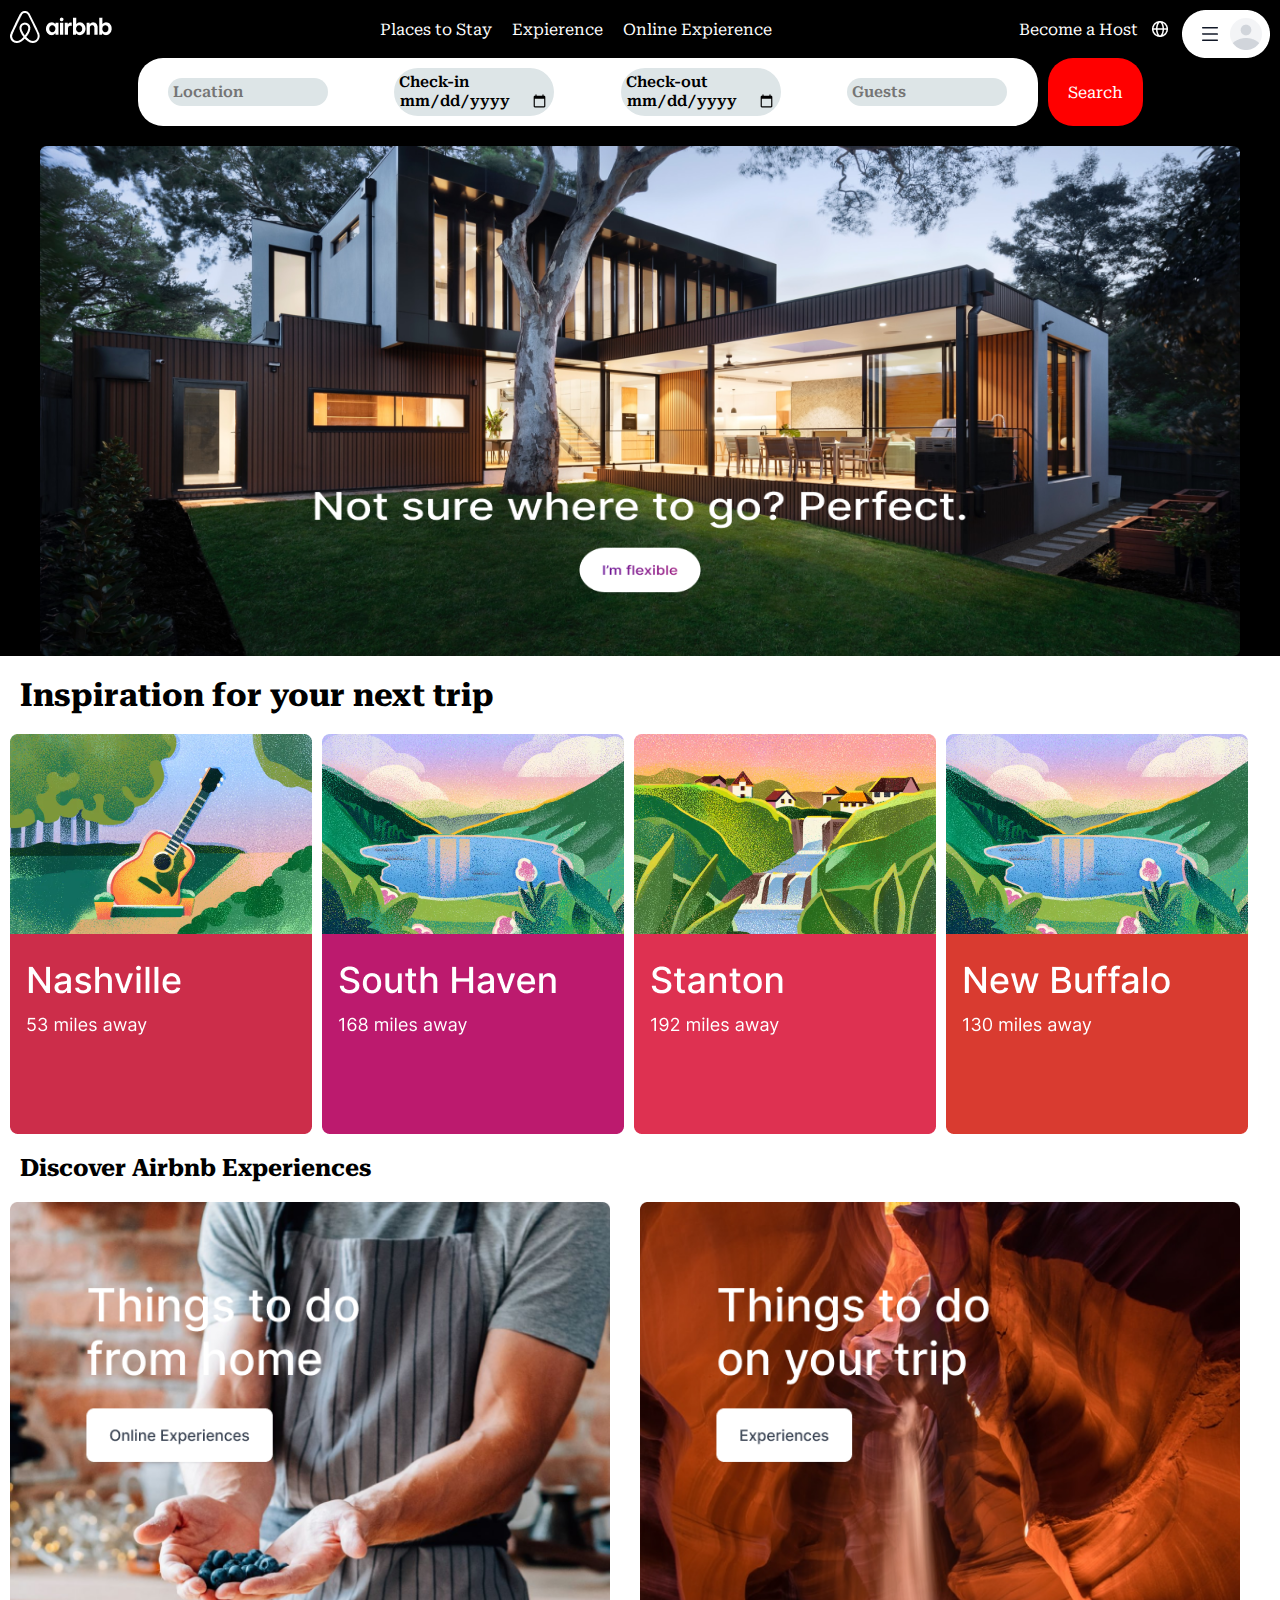
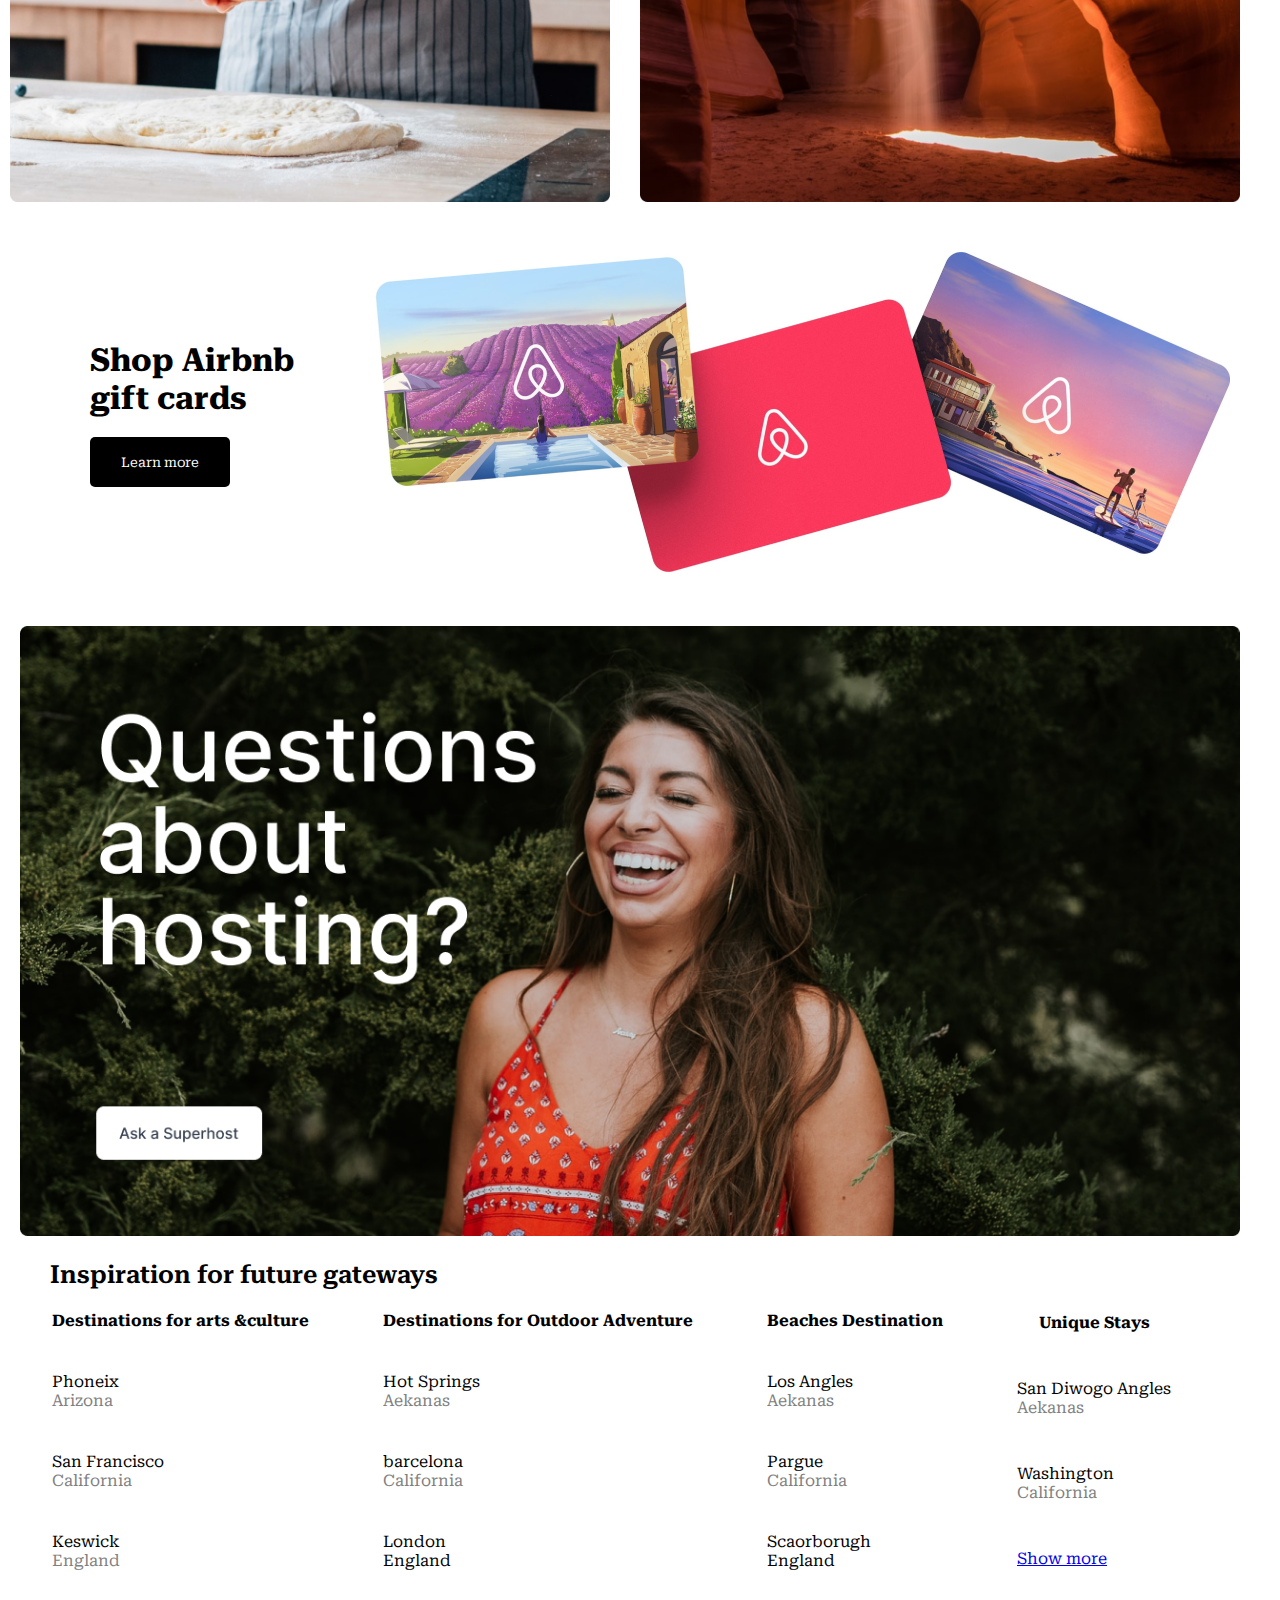
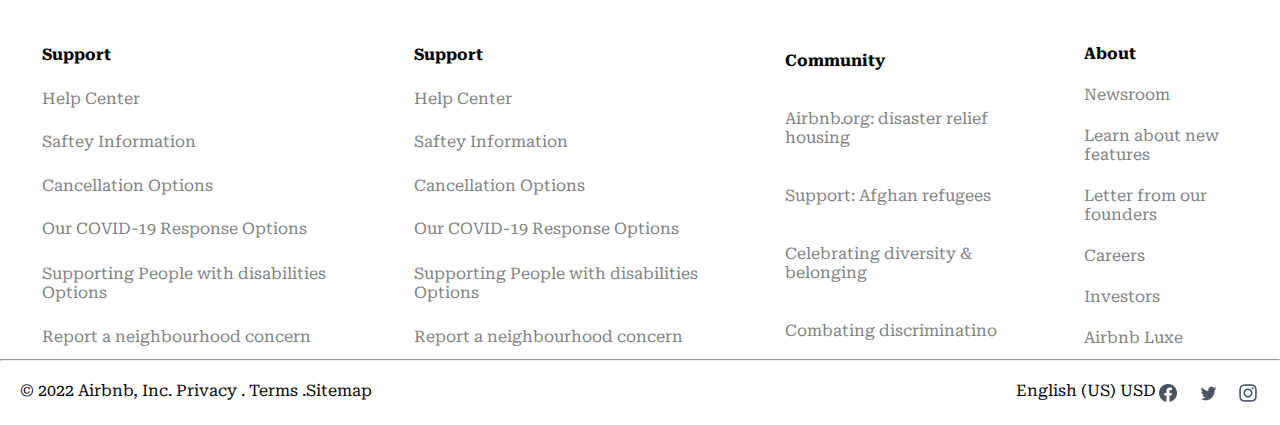
<file: index.html>
<!DOCTYPE html>
<html lang="en">
<head>
    <meta charset="UTF-8">
    <meta name="viewport" content="width=device-width, initial-scale=1.0">
    <title>Airbnb</title>
    <link rel="stylesheet" href="style.css">
</head>
<body>


    <header>
        <!-- Navbar will go here -->
        <div class="top-nav">
            <div class="top-left-nav">
                <img style="margin-left:10px" src="images/Vector.png" alt="logo">
            </div>
            <div class="list">
                <ul>
                    <li><a href="#" style="color:white;text-decoration: none;">Places to Stay</a></li>
                    <li><a href="#" style="color:white;text-decoration: none;"></a>Expierence</li>
                    <li><a href="#" style="color:white;text-decoration: none;"></a>Online Expierence</li>
                </ul>
            </div>

            <div class="top-right-nav">
                <a href="#">Become a Host</a>
                <img src="images/globe.png" alt="globe">
                <img style="margin-top:10px" src="images/Profile Dropdown.png" alt="dropdown">
            </div>
        </div>
        
    </header>
    <main>
        <!-- Search bar, listings, and map will go here -->
        <div id="search-bar">
            <span class="searchbox">
                <input class="btn btn1" id="location-input" placeholder="Location">
                <input type="date" class="btn btn2" id="checkin-input"  data-placeholder="Check-in" required aria-required="true" >
                <input type="date" class="btn btn3" id="checkout-input" data-placeholder="Check-out" required aria-required="true" >
                <input class="btn btn4" id="guest-input" placeholder="Guests">
            </span>
            <button id="search-button">Search</button>
        </div>
        
    <div class="bckimg">
        <img src="images/card.png"width=1200px height="510px">
    </div>

    <div class="seconddiv">
       
        <h1 style="margin:20px">Inspiration for your next trip</h1>
        <div class="images">
            <img src="images/City Card.png">
            <img src="images/City Card (1).png">
            <img src="images/City Card (2).png">
            <img src="images/City Card (3).png">
        </div>
    </div>

    <div class="thirdDiv">
        <h2  style="margin:20px">Discover Airbnb Experiences</h2>
        <div class="images">
        <img  width="600px"height="600px" src="images/unsplash_JYTWsPsIDcY.png">
        <img width="600px"height="600px" src="images/unsplash_qvO4yjZo-Mc.png">
        </div>
        
    </div>
    <div class="fourthDiv">
        <div class="fone">
            <h1>Shop Airbnb <br> gift cards</h1>
            <button class="btnler"> Learn more</button>
        </div>
        <div class="ftwo">
            <img src="images/Gift Cards.png">
        </div>
    </div>
    <div class="fifth">
        <img width="1220px" styles="margin-left:20px;"src="images/unsplash_SV3e7hGlVnc.png">
        <!-- there is no sepearate image given in figma, button and text is included otherwise i would have done it suing postion absolute and relative -->
    </div>
    
    </main>
    <footer>
        <!-- Footer will go here -->
        <div class="mainFooter">
            <p>Inspiration for future gateways</p>
       
        <div class="firstFooter">
            
            <table class="table1">
                <th>Destinations for arts &culture</th>

                <tr>
                    <td>Phoneix<br><span class="afterbr"> Arizona</span></td>
                </tr>
                <tr>
                    <td>San Francisco<br><span class="afterbr"> California</span></td>
                </tr>
                <tr>
                    <td>Keswick<br><span class="afterbr"> England</span></td>
                </tr>
            </table>
            <table>
                <th>Destinations for Outdoor Adventure</th>

                <tr>
                    <td>Hot Springs<br><span class="afterbr"> Aekanas</span></td>
                </tr>
                <tr>
                    <td>barcelona<br><span class="afterbr"> California</span></td>
                </tr>
                <tr>
                    <td> London<br><span class="afterbr"></span>England</span></td>
                </tr>
            </table>
            <table>
                <th>Beaches Destination</th>

                <tr>
                    <td>Los Angles<br><span class="afterbr"> Aekanas</span></td>
                </tr>
                <tr>
                    <td>Pargue<br><span class="afterbr"> California</span></td>
                </tr>
                <tr>
                    <td> Scaorborugh<br><span class="afterbr"></span>England</span></td>
                </tr>
            </table>
            <table>
                <th>Unique Stays</th>

                <tr>
                    <td>San Diwogo Angles<br><span class="afterbr"> Aekanas</span></td>
                </tr>
                <tr>
                    <td>Washington<br><span class="afterbr"> California</span></td>
                </tr>
                <tr>
                    <td><a href=#>Show more</a></td>
                </tr>
            </table>
        </div>


        <div class="secondFoote">
            <table class="mytable">
                <th>Support</th>

                <tbody>
                <tr><td>Help Center</td></tr>
                <tr><td>Saftey Information</td></tr>
                <tr><td>Cancellation Options</td></tr>
                <tr><td>Our COVID-19 Response Options</td></tr>
                <tr><td>Supporting People with disabilities Options</td></tr>
                <tr><td>Report a neighbourhood concern</td></tr>
            </tbody>
            </table>
            <table class="mytable">
                <th>Support</th>

                
                <tr><td>Help Center</td></tr>
                <tr><td>Saftey Information</td></tr>
                <tr><td>Cancellation Options</td></tr>
                <tr><td>Our COVID-19 Response Options</td></tr>
                <tr><td>Supporting People with disabilities Options</td></tr>
                <tr><td>Report a neighbourhood concern</td></tr>
          
            </table>
            <table class="mytable">
                
                <th>Community</th>
                <tr><td>Airbnb.org: disaster relief housing</td></tr>
                <tr><td>Support: Afghan refugees</td></tr>
                <tr><td>Celebrating diversity & belonging</td></tr>
                <tr><td>Combating discriminatino</td></tr>
            </table>

            <table class="mytable">
                
                <th>About</th>
                <tr><td>Newsroom</td></tr>
                <tr><td>Learn about new features</td></tr>
                <tr><td>Letter from our founders</td></tr>
                <tr><td>Careers</td></tr>
                <tr><td>Investors</td></tr>
                <tr><td>Airbnb Luxe</td></tr>
            </table>
        

                
            
           
        </div>

        <hr>

        <div class="lastFooter"> 
            
            <div>
                <p>© 2022 Airbnb, Inc. Privacy . Terms .Sitemap</p>
            </div>
            <div class="rightL">
                <p>English (US) USD</p>
                <img src="images/Social Media.png">
            </div>
        </div>
        
    </div>
    </footer>


    <script src="script.js"></script>
    
</body>
</html>
</file>
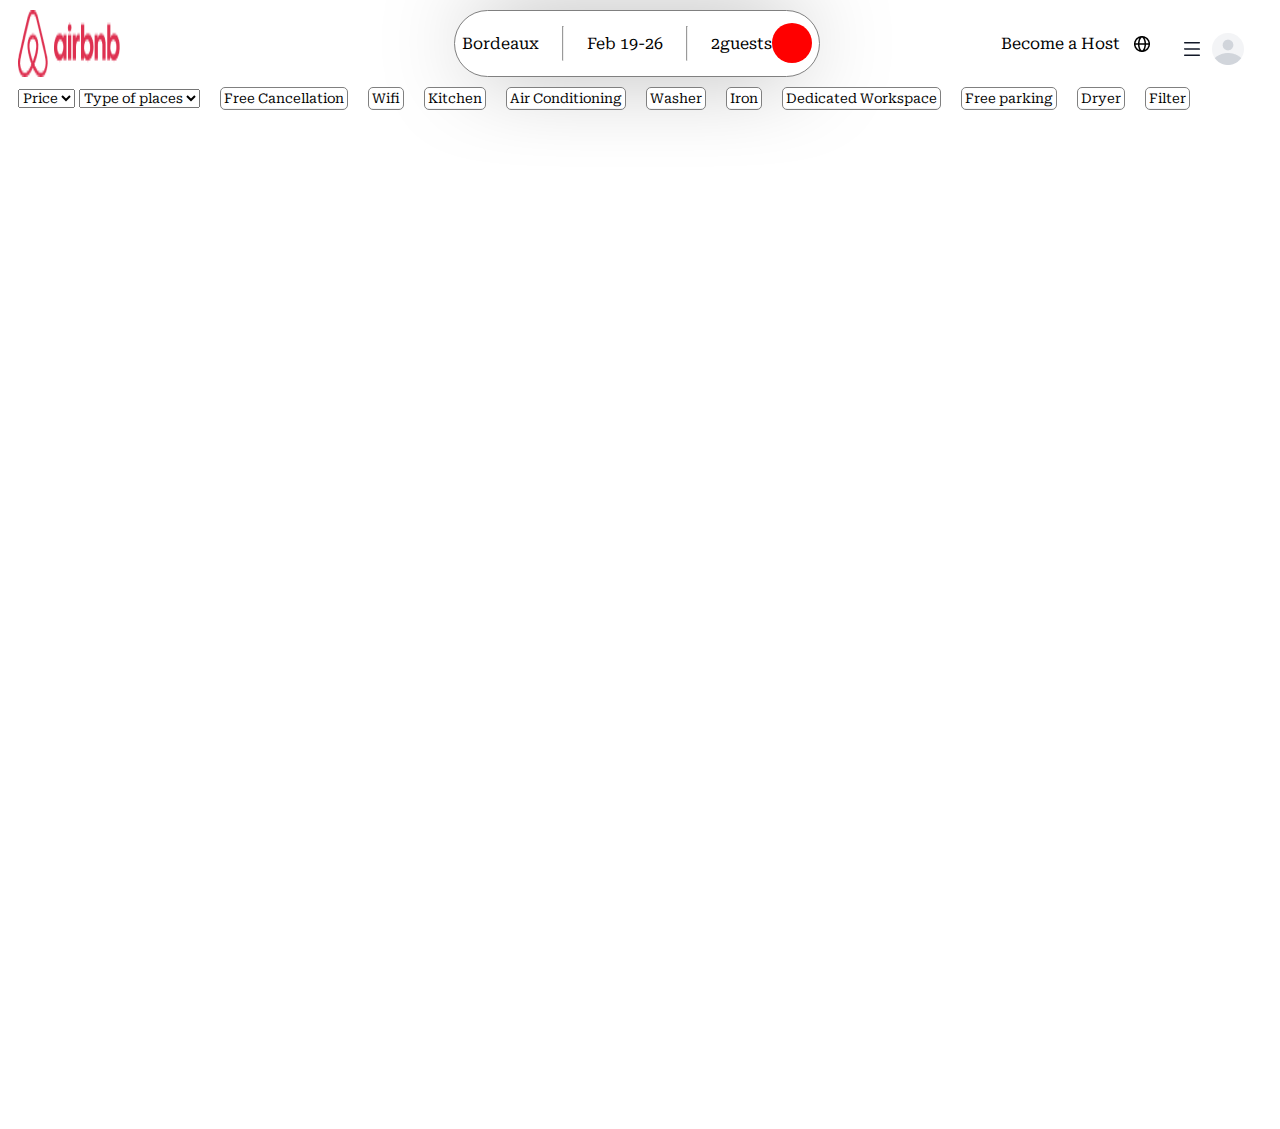
<file: landingPage.html>
<!DOCTYPE html>
<html lang="en">
<head>
    <meta charset="UTF-8">
    <meta name="viewport" content="width=device-width, initial-scale=1.0">
    <title>Results</title>
    <link rel="stylesheet" href="landingPage.css">
</head>
<body>
    
    <header class="head">
        <img src="images/Logo.png">
        <div class="mid">
            <p id="mid1">Bordeaux </p><hr>
            <p id="mid2">Feb 19-26</p><hr>
            <p id="mid3">2guests
                <div class="search">
                    
                </div>
            </p>
        </div>
        <div class="top-right-nav">
            <a href="#" style="color:black">Become a Host</a>
            <img src="images/global2.png" alt="globe">
            <img style="margin-top:10px" src="images/Profile Dropdown.png" alt="dropdown">
        </div>
    </header>

    <div class="downnav">
        <select name="price" id="price">
            <option>Price</option>
        </select>
        <select name="price" id="price">
            <option>Type of places</option>
        </select>
        <button>Free Cancellation</button>
        <button>Wifi</button>
        <button>Kitchen</button>
        <button>Air Conditioning</button>
        <button>Washer</button>
        <button>Iron</button>
        <button>Dedicated Workspace</button>
        <button>Free parking</button>
        <button>Dryer</button>
        <button>Filter</button>
    </div>

    <div class="main">
    <div id="listings-container">
        <!-- Listings will be appended here -->
    </div>
    <div class="map">

        <iframe id="mapIframe" width="450" height="1000px"
         frameborder="0" style="border:0;"></iframe>
    </div>
</div>
    <script src="landingPage.js"></script>
</body>
</html>
</file>
<file: style.css>
@import url('https://fonts.googleapis.com/css2?family=Inter:wght@100;200;300;400;600;700&family=Montserrat&family=Roboto&family=Roboto+Serif:ital,opsz,wght@0,8..144,400;0,8..144,500;1,8..144,400;1,8..144,500&display=swap');

*{
    margin: 0px;
    padding: 0;
    /* background-color: black; */
    font-family: 'Inter', sans-serif;
    font-family: 'Montserrat', sans-serif;
    font-family: 'Roboto', sans-serif;
    font-family: 'Roboto Serif', serif;
}
.top-nav{
    display: flex;
    justify-content: space-between;
    align-items: center;

}
header{
    margin: 0px;
    padding: 0;
    background-color: black;
}
.list>ul{
    display: flex;
    list-style-type: none;
    justify-content: space-between;
    
}
.list>ul>li {
    margin-left:20px;
}
.list{
    color: white;
}
.top-right-nav{
    display: flex;
    align-items: center;
}
.top-right-nav >a{
    text-decoration: none;
    color: white;
    margin-right:10px;
}
.top-right-nav >img{
    margin-right:10px;
}
.bckimg{
    display: flex;
    justify-content: center;
    background-color: black;
}
.bckimg>img{
    margin-top: 20px;
}
#search-bar {
    display: flex;
    justify-content: center;
    margin-top: 20px 0;
    border:none;
    background-color: black;
    
}
.searchbox{
    background-color: white;
    width: 900px;
    display: flex;
    align-items: center;
    justify-content: space-between;
    margin-right:10px;
    border-radius: 25px;
}
.btn{
    color: black;
    margin: 10px 30px 10px ;
    padding: 5px;
    background-color: rgb(221, 229, 231);
    width: 150px;
    border:none;
    cursor: pointer;
    font-size:15px;
    font-weight: 600;
    border-radius: 25px;;
}
#search-input {
    flex-grow: 0.5;
    padding: 10px;
    margin-right: 10px;
    font-size: 16px;
    background-color: white;
    border-radius: 20px;
    height: 25px;
    outline: none;
    border: none;
}

#search-button {
    padding: 10px 20px;
    font-size: 16px;
    background-color: red;
    color: white;
    border:none;
    border-radius: 25px ;
    cursor: pointer;
}
input[type="date"]::before { 
    content: attr(data-placeholder);
    width: 100%;
}
input[type="date"]:focus::before,
input[type="date"]:valid::before { display: none }


.images{
    margin: 10px;
    flex-wrap: wrap;
    display: flex;
    gap:10px;
}
.thirdDiv>.images{
    gap:30px;
}
.fourthDiv{
    display: flex;
    flex-direction:row ;
    justify-content: space-between;
    align-items: center;
    margin:50px;
}
.fone{
    margin-left: 40px;
}
.fone>.btnler{
margin-top:20px;
width:140px;
height: 50px;
background-color: black;
color: white;
border: none;
border-radius: 5px;
cursor: pointer;
}
.fifth{
    margin-left:20px;
}
.firstFooter{
    display: flex;
    flex-direction: row;
}
table tr td{
    padding: 20px;
}
table th{
    padding: 20px;
}
.afterbr{
    color:gray;
}
table{
    margin-left:30px;
}
.mainFooter{
    margin-top:20px;
}
.mainFooter>p{
    margin-left:50px;
    font-size:25px ;
    font-weight: 600;
}
.mytable tr td{
    color:gray;
    padding: 10px;
}
.mytable th{
    padding:10px;
    text-align: left;
}
.secondFoote{
    margin-top:40px;
    display: flex;}

    .lastFooter{
        margin:20px;
        display: flex;
        justify-content: space-between;
    }
    .rightL{
        display: flex;
    }
</file>
<file: landingPage.css>
@import url('https://fonts.googleapis.com/css2?family=Inter:wght@100;200;300;400;600;700&family=Montserrat&family=Roboto&family=Roboto+Serif:ital,opsz,wght@0,8..144,400;0,8..144,500;1,8..144,400;1,8..144,500&display=swap');
*{
    font-family: 'Inter', sans-serif;
font-family: 'Montserrat', sans-serif;
font-family: 'Roboto', sans-serif;
font-family: 'Roboto Serif', serif;
}
.head{
    margin:10px;
    display: flex;
    justify-content: space-between;
}
.mid{
    display: flex;
    margin-left:-250px;
    background-color: white;
    border:1px solid gray;
    width:350px;
    padding: 7px;
    border-radius: 40px;
    box-shadow: 0px -2px 97px -24px rgba(0,0,0,1);
-webkit-box-shadow: 0px -2px 97px -24px rgba(0,0,0,1);
-moz-box-shadow: 0px -2px 97px -24px rgba(0,0,0,1);
}
.top-right-nav{
    display: flex;
    align-items: center;
}
.top-right-nav >a{
    text-decoration: none;
    margin-right:10px;
}
.top-right-nav >img{
    margin-right:10px;
}
.downnav{
    margin: 10px;
}
#id{
    background-color: white;
    border:1px solid gray;
}
button{
    background-color: white;
    border:1px solid gray;
    border-radius: 5px;
    padding:3px;
    margin-left:16px;
    box-shadow: 0px -1px 0px 0px #F3F4F6 inset;
    cursor: pointer;
}
.search{
    margin-top:5px;
    height: 40px;
    width: 40px;
    border-radius: 50%;
    background-color: red;
}
#listings-container {
    display: flex;
    flex-wrap: wrap;
    gap:20px;
    margin:10px;
   
}
#custom-img-id {
    width: 100%; 
    height: auto; 
    border-radius: 5px;
}
.card{
    display: flex;
    flex-direction: row;
   background-color: white;
   border-radius: 10px;
    border:1px solid gray;
    width:720px;
    height:320px;
}
.datacard{
    width:300px;
    height: 300px;
}
.imagecard{
    width:450px;
    margin:20px;
}
.main {
    display: flex;
    width: 100%;
    height: 100vh; /* Set the height of the main container to 100% of the viewport height */
}


#listings-container {
    width: 60%;
    /* height: 100%; */
    
    /* Additional styles for #listings-container can be added here */
}

#spanWifi{
    padding:2px;
    color:gray;
}

.map {
    width: 40%;
    height: 100%;
    /* Additional styles for .map can be added here */
}
#datacardfooter{
    margin-top:40px;
    color:gray;
}
#bed, #guest, #hoteltype{
    color:gray;
}

.map{
    z-index: 1;
    height: 350px;
    width:300px;
    position: absolute;
    top: 110px;
}
#mapIframe{
    margin-left: 750px;
    margin-top:15px;
}
</file>
